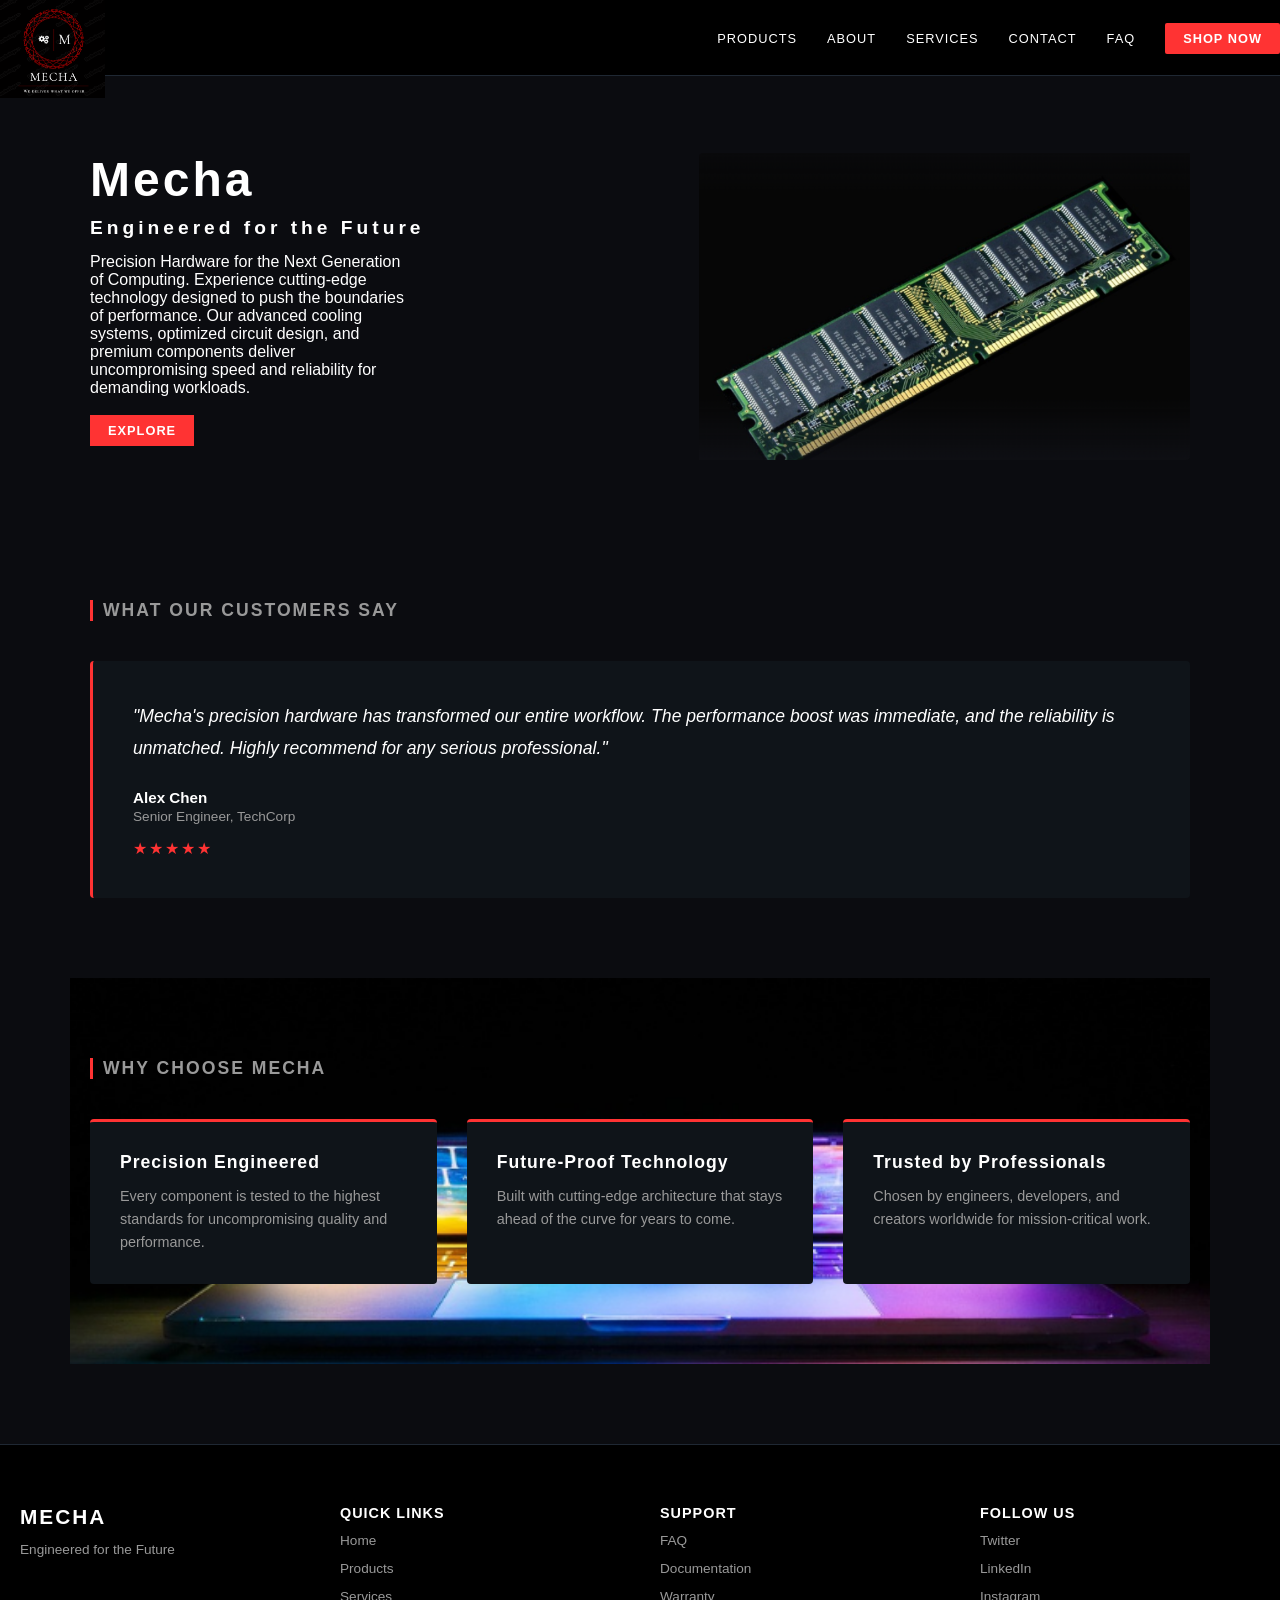
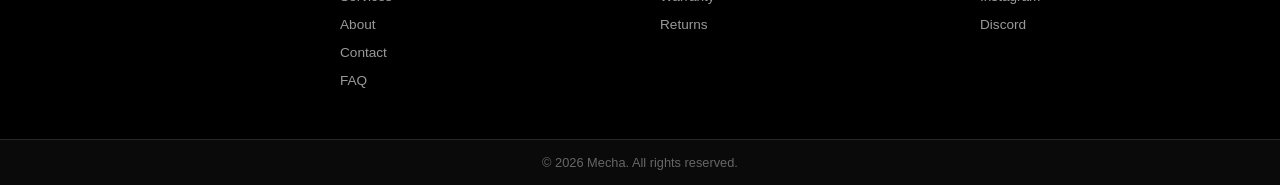
<file: index.html>
<!DOCTYPE html>
<html lang="en">
<head>
    <meta charset="UTF-8">
    <meta name="viewport" content="width=device-width, initial-scale=1.0">
    <title>Mecha</title>
    <link rel="stylesheet" href="./index.css">
</head>
<body>
    <header>
        <div class="container navbar">
            <figure class="logo">
                <img src="./images/logo.png" alt="Logo">
            </figure>
            <nav class="links">
                <ul>
                    <li><a href="./product.html">Products</a></li>
                    <li><a href="./about us.html">About</a></li>
                    <li><a href="./services.html">Services</a></li>                                                                                                                                                                                   
                    <li><a href="./contactus.html">Contact</a></li>
                    <li><a href="./FAQ.html">FAQ</a></li>
                    <li><a href="#">Shop Now</a></li>
                </ul>
            </nav>
        </div>
    </header>
    <main>
        <section class="definition">
            <div class="definition-content">
            <h1 class="definition-title">Mecha</h1>
            <h2 class="definition-subtitle">Engineered for the Future</h2>
            <p class="text">Precision Hardware for the Next Generation of Computing. Experience cutting-edge technology designed to push the boundaries of performance. Our advanced cooling systems, optimized circuit design, and premium components deliver uncompromising speed and reliability for demanding workloads.</p>
            <a href="#" class="btn-accent">Explore</a>
            </div>
            <figure class="definition-image">
                <img src="./images/hero.png" alt="motherboard-image">
            </figure>
        </section>

<section class="testimonial">
    <div class="container">
        <h3 class="section-title">What Our Customers Say</h3>
        <div class="testimonial-card">
            <p class="testimonial-text">"Mecha's precision hardware has transformed our entire workflow. The performance boost was immediate, and the reliability is unmatched. Highly recommend for any serious professional."</p>
            <div class="testimonial-author">
                <p class="author-name">Alex Chen</p>
                <p class="author-role">Senior Engineer, TechCorp</p>
            </div>
            <div class="testimonial-rating">★★★★★</div>
        </div>
    </div>
</section>

<section class="why-mecha">
    <div class="container">
        <h3 class="section-title">Why Choose Mecha</h3>
        <div class="why-grid">
            <article class="why-card">
                <h4>Precision Engineered</h4>
                <p>Every component is tested to the highest standards for uncompromising quality and performance.</p>
            </article>
            <article class="why-card">
                <h4>Future-Proof Technology</h4>
                <p>Built with cutting-edge architecture that stays ahead of the curve for years to come.</p>
            </article>
            <article class="why-card">
                <h4>Trusted by Professionals</h4>
                <p>Chosen by engineers, developers, and creators worldwide for mission-critical work.</p>
            </article>
        </div>
    </div>
</section>
    </main>
    <footer class="footer">
    <div class="container footer-content">
        <section class="footer-section">
            <h3>MECHA</h3>
            <p>Engineered for the Future</p>
        </section>
        <section class="footer-section">
            <h4>Quick Links</h4>
            <ul>
                <li><a href="./index.html">Home</a></li>
                <li><a href="./product.html">Products</a></li>
                <li><a href="./services.html">Services</a></li>
                <li><a href="./about us.html">About</a></li>
                <li><a href="./contactus.html">Contact</a></li>
                <li><a href="./FAQ.html">FAQ</a></li>
            </ul>
        </section>
        <section class="footer-section">
            <h4>Support</h4>
            <ul>
                <li><a href="./FAQ.html">FAQ</a></li>
                <li><a href="#">Documentation</a></li>
                <li><a href="#">Warranty</a></li>
                <li><a href="#">Returns</a></li>
            </ul>
        </section>
        <section class="footer-section">
            <h4>Follow Us</h4>
            <ul>
                <li><a href="#">Twitter</a></li>
                <li><a href="#">LinkedIn</a></li>
                <li><a href="#">Instagram</a></li>
                <li><a href="#">Discord</a></li>
            </ul>
        </section>
    </div>
    <p class="footer-bottom">&copy; 2026 Mecha. All rights reserved.</p>
</footer>
</body>
</html>
</file>
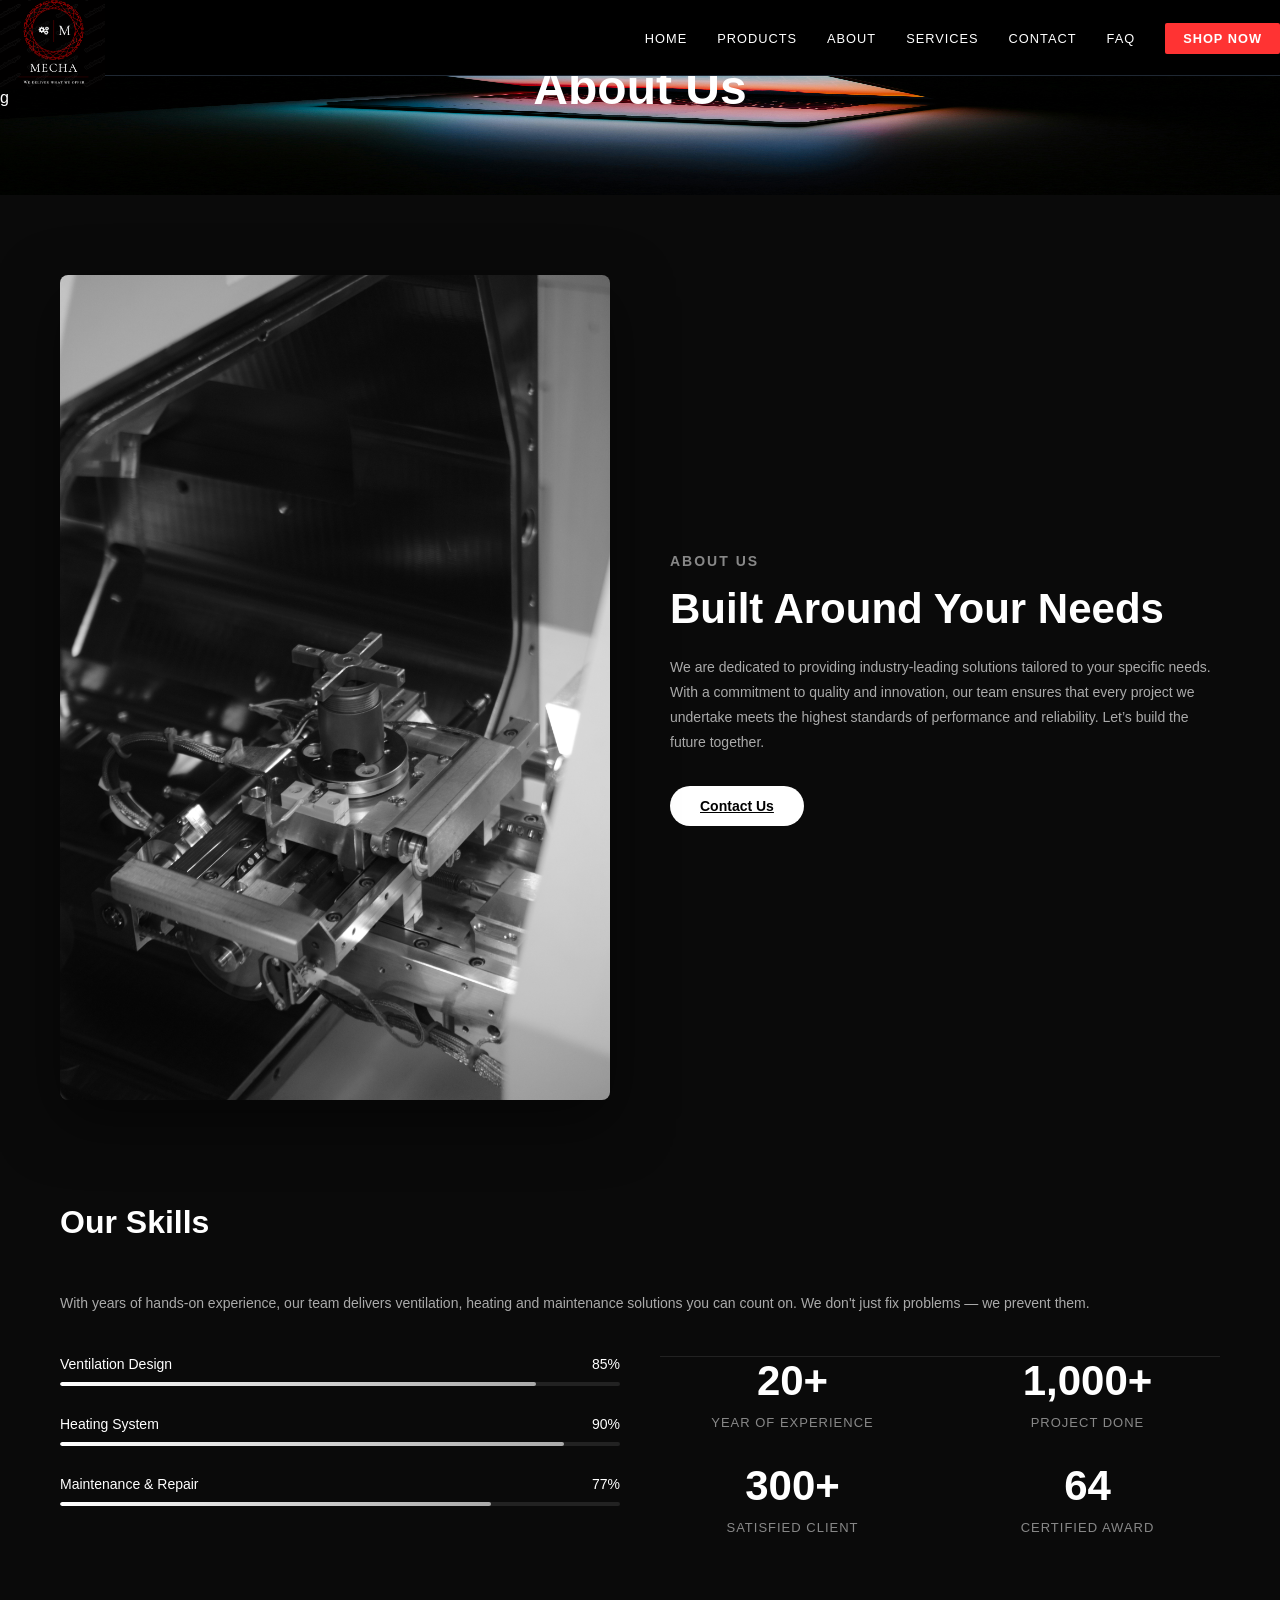
<file: about us.html>
<!DOCTYPE html>
<html lang="en">
<head>
    <meta charset="UTF-8">
    <meta name="viewport" content="width=device-width, initial-scale=1.0">
    <title>About Us</title>
    <link rel="stylesheet" href="./about us.css">
</head>
<body>
    <!-- Header Section -->
        <header>
        <div class="container navbar">
            <figure class="logo">
                <img src="./images/logo.png" alt="Logo">g
            </figure>
            <nav class="links">
                <ul>
                    <li><a href="./index.html">Home</a></li>
                    <li><a href="./product.html">Products</a></li>
                    <li><a href="./about us.html">About</a></li>
                    <li><a href="./services.html">Services</a></li>                                                                                                                                                                                   
                    <li><a href="./contactus.html">Contact</a></li>
                    <li><a href="./FAQ.html">FAQ</a></li>
                    <li><a href="#">Shop Now</a></li>
                </ul>
            </nav>
        </div>
    </header>
    <div class="header">
        <div class="header-content">
            <h1>About Us</h1>
        </div>
    </div>

    <!-- Main Container -->
    <div class="main-container">
        <!-- About Section -->
        <div class="about-section">
            <div class="about-image">
                <img src="./img/thorium-APO0TCVHBv0-unsplash.jpg" alt="About Us">
            </div>
            <div class="about-content">
                <h3>About Us</h3>
                <h2>Built Around Your Needs</h2>
                <p>We are dedicated to providing industry-leading solutions tailored to your specific needs. With a commitment to quality and innovation, our team ensures that every project we undertake meets the highest standards of performance and reliability. Let’s build the future together.</p>
                <a href="./contactus.html" class="contact-btn">Contact Us</a>
                
            </div>
        </div>

        <!-- Skills Section -->
        <div class="skills-section">
            <h2>Our Skills</h2>
            <p style="color: #aaa; margin-bottom: 40px; font-size: 14px; line-height: 1.8;">With years of hands-on experience, our team delivers ventilation, heating and maintenance solutions you can count on. We don't just fix problems — we prevent them.</p>

            <div class="skills-grid">
                <div>
                    <div class="skill-item">
                        <div class="skill-name">
                            <span>Ventilation Design</span>
                            <span>85%</span>
                        </div>
                        <div class="skill-bar">
                            <div class="skill-progress" style="width: 85%;"></div>
                        </div>
                    </div>

                    <div class="skill-item">
                        <div class="skill-name">
                            <span>Heating System</span>
                            <span>90%</span>
                        </div>
                        <div class="skill-bar">
                            <div class="skill-progress" style="width: 90%;"></div>
                        </div>
                    </div>

                    <div class="skill-item">
                        <div class="skill-name">
                            <span>Maintenance & Repair</span>
                            <span>77%</span>
                        </div>
                        <div class="skill-bar">
                            <div class="skill-progress" style="width: 77%;"></div>
                        </div>
                    </div>
                </div>

                <div class="stats-section">
                    <div class="stat-item">
                        <div class="stat-number">20+</div>
                        <div class="stat-label">Year Of Experience</div>
                    </div>
                    <div class="stat-item">
                        <div class="stat-number">1,000+</div>
                        <div class="stat-label">Project Done</div>
                    </div>
                    <div class="stat-item">
                        <div class="stat-number">300+</div>
                        <div class="stat-label">Satisfied Client</div>
                    </div>
                    <div class="stat-item">
                        <div class="stat-number">64</div>
                        <div class="stat-label">Certified Award</div>
                    </div>
                </div>
            </div>
        </div>
    </div>
</body>
</html>
</file>
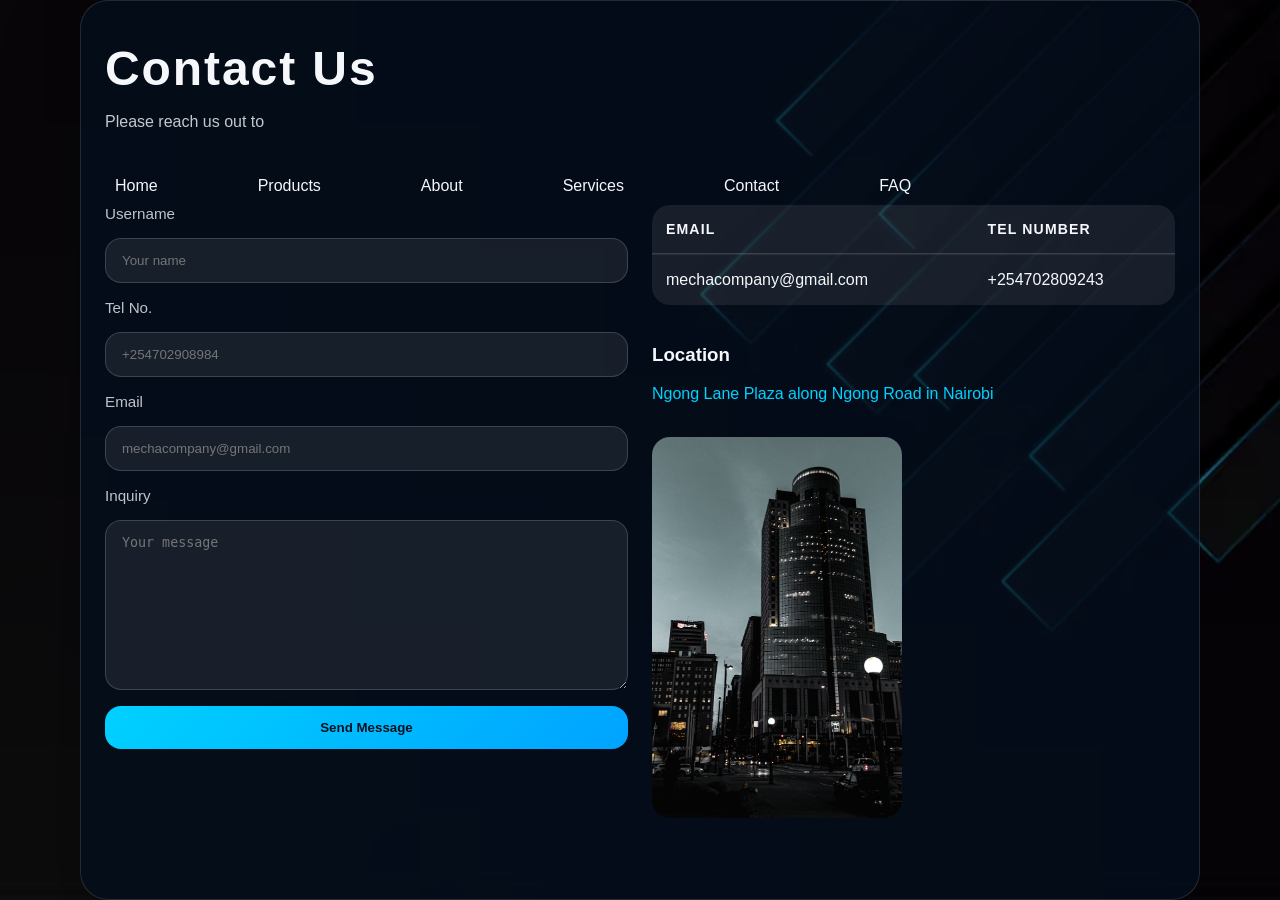
<file: contactus.html>
<!DOCTYPE html>
<html lang="en">
<head>
    <meta charset="UTF-8">
    <meta name="viewport" content="width=device-width, initial-scale=1.0">
    <title>Contact Us | Mecha Company</title>
    <link rel="stylesheet" href="./contact.css">
</head>
<body>


    <section class="contact-us">

        <div class="description">
            <h3 class="title">Contact Us</h3>
            <p class="summary">Please reach us out to</p>
        </div>
        <nav class="navbar">
            <ul>
                 <li><a href="./index.html">Home</a></li>
                 <li><a href="./product.html">Products</a></li>
                 <li><a href="./about us.html">About</a></li>
                 <li><a href="./services.html">Services</a></li>
                 <li><a href="./contactus.html">Contact</a></li>
                 <li><a href="./FAQ.html">FAQ</a></li>

        
            </ul>
        
        </nav>

        <div class="container">
            <div class="column1">
                <form enctype="multipart/form-data" action="index.php" method="POST">
                    <label for="username">Username</label>
                    <input id="username" type="text" name="username" placeholder="Your name">

                    <label for="tel">Tel No.</label>
                    <input id="tel" type="tel" name="tel" placeholder="+254702908984">

                    <label for="email">Email</label>
                    <input id="email" type="email" name="email" placeholder="mechacompany@gmail.com">

                    <label for="quiz">Inquiry</label>
                    <textarea id="quiz" name="quiz" placeholder="Your message"></textarea>

                    <button type="submit">Send Message</button>
                </form>
            </div>
            <div class="column2">
                <table>
                    <thead>
                        <tr>
                            <th>Email</th>
                            <th>Tel Number</th>
                        </tr>
                    </thead>
                    <tbody>
                        <tr>
                            <td>mechacompany@gmail.com</td>
                            <td>+254702809243</td>
                        </tr>
                    </tbody>
                </table>
                <h3>Location</h3>
                <a href="https://maps.app.goo.gl/3KRmJTUFkFpPvKPM7" target="_blank">Ngong Lane Plaza along Ngong Road in Nairobi</a><br>
                <img src="./images/ngong.png" width="250" alt="Ngong Lane Plaza map">

            </div>
        </div>

      
    </section>
    
</body>
</html>
</file>
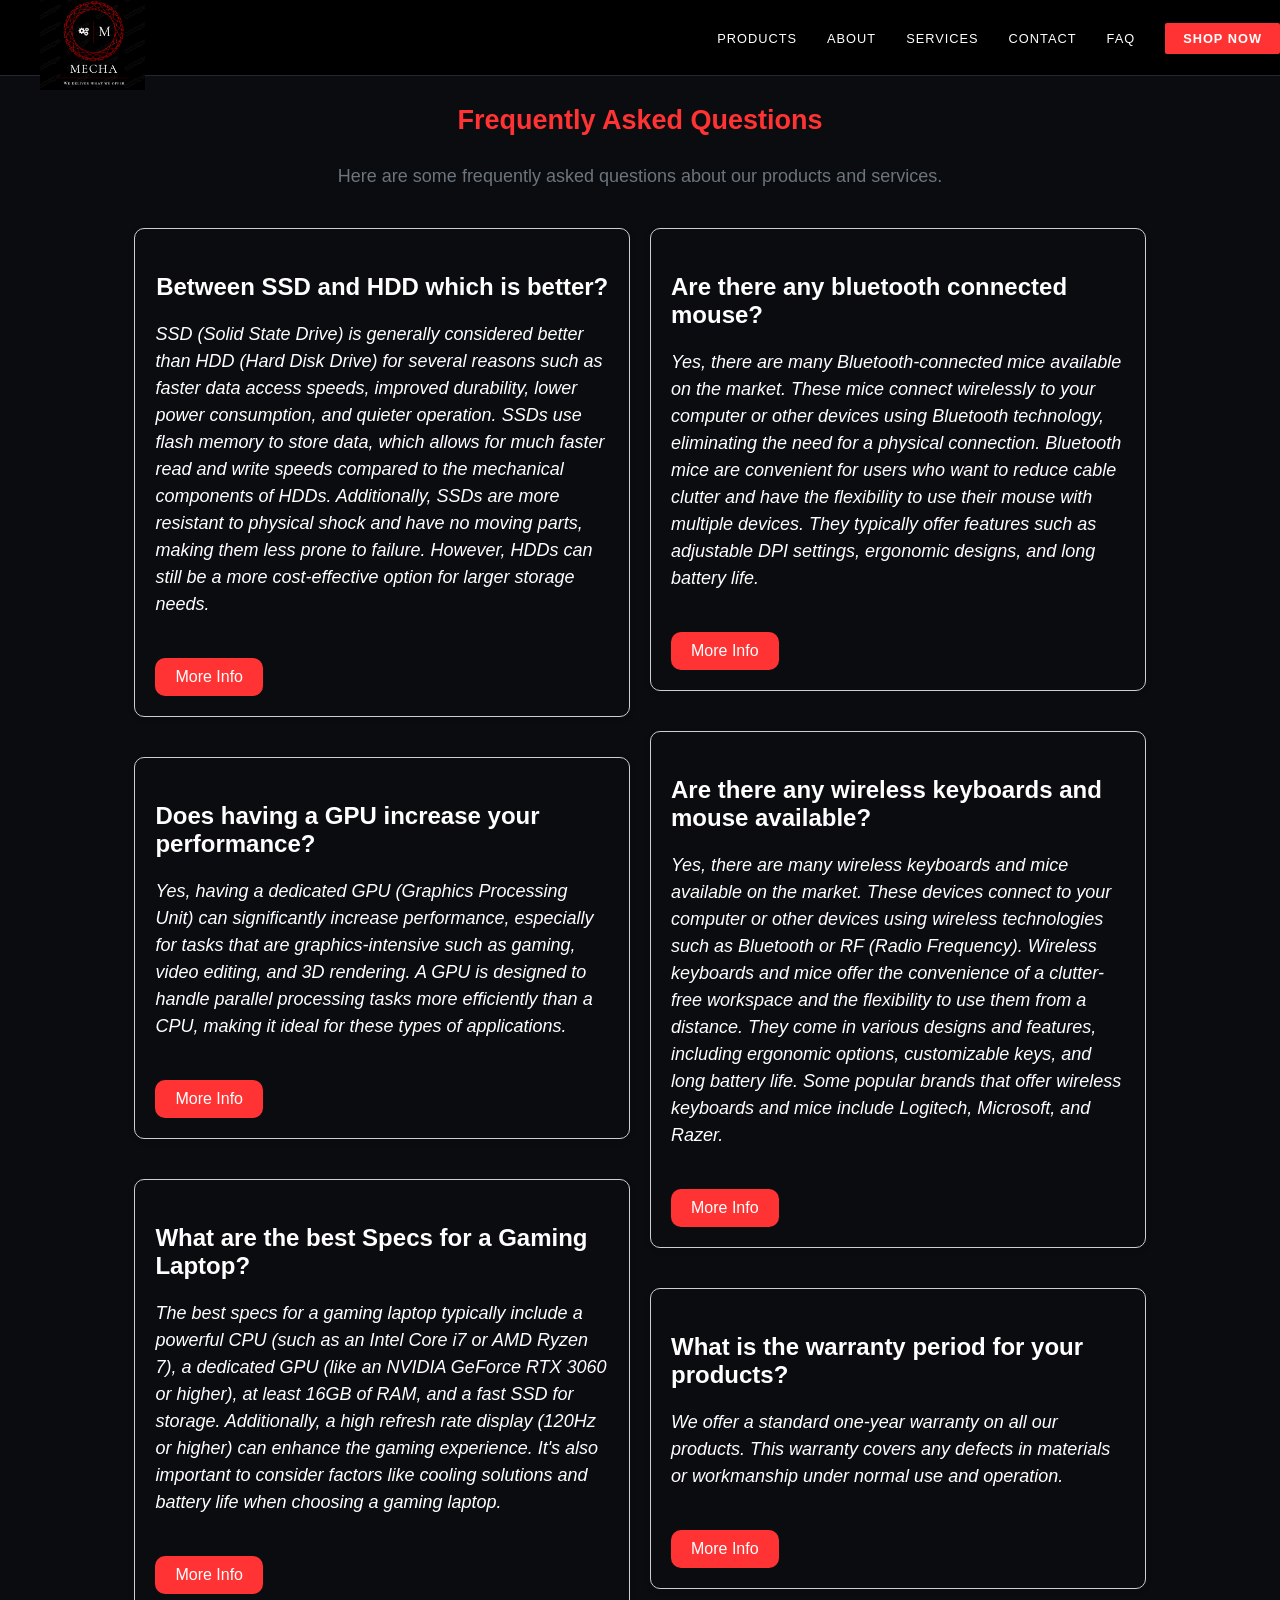
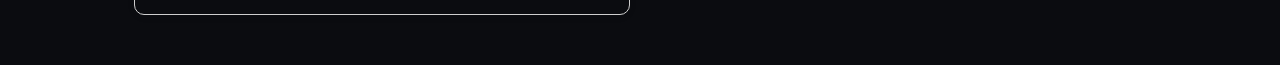
<file: FAQ.html>
<!DOCTYPE html>
<html lang="en">
<head>
    <meta charset="UTF-8">
    <meta name="viewport" content="width=device-width, initial-scale=1.0">
    <title>FAQ</title>
    <link rel="stylesheet" href="FAQ.css">
</head>
<body>

      <header>
        <div class="container navbar">
            <figure class="logo">
                <img src="./images/logo.png" alt="Logo">
            </figure>
            <nav class="links">
                <ul>
                    <li><a href="./product.html">Products</a></li>
                    <li><a href="./about us.html">About</a></li>
                    <li><a href="./services.html">Services</a></li>                                                                                                                                                                                   
                    <li><a href="./contactus.html">Contact</a></li>
                    <li><a href="./FAQ.html">FAQ</a></li>
                    <li><a href="#">Shop Now</a></li>
                </ul>
            </nav>
        </div>
    </header>

    <section class="faq">

        <div class="description">
            <h2 class="title">Frequently Asked Questions</h2>
            <p class="summary">Here are some frequently asked questions about our products and services.</p>
        </div>

        <div class="faq1-container">
             <div class="faq1-column1">
                <div class="faq1">
                    <h3 class="question">Between SSD and HDD which is better?</h3>
                    <p class="answer">SSD (Solid State Drive) is generally considered better than HDD (Hard Disk Drive) for several reasons such as faster data access speeds, improved durability, lower power consumption, and quieter operation. SSDs use flash memory to store data, which allows for much faster read and write speeds compared to the mechanical components of HDDs. Additionally, SSDs are more resistant to physical shock and have no moving parts, making them less prone to failure. However, HDDs can still be a more cost-effective option for larger storage needs.
                    </p>
                    <a href="#" class="btn">More Info</a>
                </div>

                <div class="faq1">
                    <h3 class="question">Does having a GPU increase your performance?</h3>
                    <p class="answer">Yes, having a dedicated GPU (Graphics Processing Unit) can significantly increase performance, especially for tasks that are graphics-intensive such as gaming, video editing, and 3D rendering. A GPU is designed to handle parallel processing tasks more efficiently than a CPU, making it ideal for these types of applications.
                    </p>
                    <a href="#" class="btn">More Info</a>
                </div>

                <div class="faq1">
                    <h3 class="question">What are the best Specs for a Gaming Laptop?</h3>
                    <p class="answer">The best specs for a gaming laptop typically include a powerful CPU (such as an Intel Core i7 or AMD Ryzen 7), a dedicated GPU (like an NVIDIA GeForce RTX 3060 or higher), at least 16GB of RAM, and a fast SSD for storage. Additionally, a high refresh rate display (120Hz or higher) can enhance the gaming experience. It's also important to consider factors like cooling solutions and battery life when choosing a gaming laptop.
                    </p>
                    <a href="#" class="btn">More Info</a>
                </div>
            </div>


            <div class="faq1-column2">
                <div class="faq1">
                    <h3 class="question">Are there any bluetooth connected mouse?</h3>
                    <p class="answer">Yes, there are many Bluetooth-connected mice available on the market. These mice connect wirelessly to your computer or other devices using Bluetooth technology, eliminating the need for a physical connection. Bluetooth mice are convenient for users who want to reduce cable clutter and have the flexibility to use their mouse with multiple devices. They typically offer features such as adjustable DPI settings, ergonomic designs, and long battery life.
                    </p>
                    <a href="#" class="btn">More Info</a>
                </div>

                <div class="faq1">
                    <h3 class="question">Are there any wireless keyboards and mouse available?</h3>
                    <p class="answer">Yes, there are many wireless keyboards and mice available on the market. These devices connect to your computer or other devices using wireless technologies such as Bluetooth or RF (Radio Frequency). Wireless keyboards and mice offer the convenience of a clutter-free workspace and the flexibility to use them from a distance. They come in various designs and features, including ergonomic options, customizable keys, and long battery life. Some popular brands that offer wireless keyboards and mice include Logitech, Microsoft, and Razer.
                    </p>
                    <a href="#" class="btn">More Info</a>
                </div>

                <div class="faq1">
                    <h3 class="question">What is the warranty period for your products?</h3>
                    <p class="answer">We offer a standard one-year warranty on all our products. This warranty covers any defects in materials or workmanship under normal use and operation.
                    </p>
                    <a href="#" class="btn">More Info</a>
                </div>
            </div>
        </div>
       

    </section>
</body>
</html>
</file>
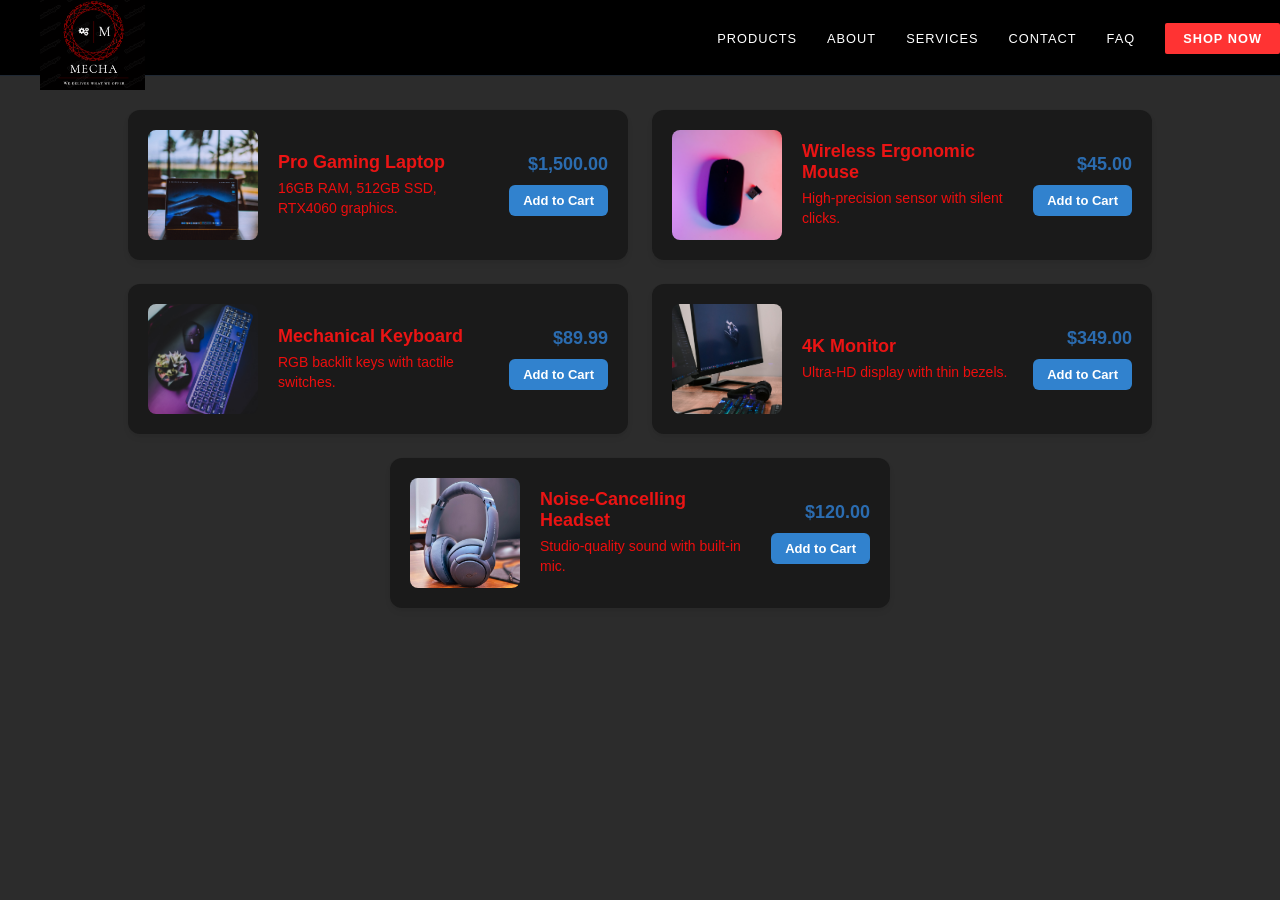
<file: product.html>
<!DOCTYPE html>
<html lang="en">
<head>
    <meta charset="UTF-8">
    <meta name="viewport" content="width=device-width, initial-scale=1.0">
    <title>Our Premium Products</title>
    <link rel="stylesheet" href="FAQ.css">
    <link rel="stylesheet" href="product.css">
</head>
<body>

    <header>
        <div class="container navbar">
            <figure class="logo">
                <img src="./images/logo.png" alt="Logo">
            </figure>
            <nav class="links">
                <ul>
                    <li><a href="./product.html">Products</a></li>
                    <li><a href="./about us.html">About</a></li>
                    <li><a href="./services.html">Services</a></li>                                                                                                                                                                                   
                    <li><a href="./contactus.html">Contact</a></li>
                    <li><a href="./FAQ.html">FAQ</a></li>
                    <li><a href="#">Shop Now</a></li>
                </ul>
            </nav>
        </div>
    </header>

    <main class="product-list">
        <article class="product-item">
            <img src="./imgs/laptop.jpg" class="product-image" alt="Pro Gaming Laptop">
            <div class="product-details">
                <h2>Pro Gaming Laptop</h2>
                <p>16GB RAM, 512GB SSD, RTX4060 graphics.</p>
            </div>
            <div class="product-price">
                <span class="price">$1,500.00</span>
                <button>Add to Cart</button>
            </div>
        </article>

        <article class="product-item">
            <img src="./imgs/mouse.jpg" class="product-image" alt="Wireless Ergonomic Mouse">
            <div class="product-details">
                <h2>Wireless Ergonomic Mouse</h2>
                <p>High-precision sensor with silent clicks.</p>
            </div>
            <div class="product-price">
                <span class="price">$45.00</span>
                <button>Add to Cart</button>
            </div>
        </article>

        <article class="product-item">
            <img src="./imgs/Keyboard.jpg" class="product-image" alt="Mechanical Keyboard">
            <div class="product-details">
                <h2>Mechanical Keyboard</h2>
                <p>RGB backlit keys with tactile switches.</p>
            </div>
            <div class="product-price">
                <span class="price">$89.99</span>
                <button>Add to Cart</button>
            </div>
        </article>

        <article class="product-item">
            <img src="./imgs/Monitor.jpg" class="product-image" alt="4K Monitor">
            <div class="product-details">
                <h2>4K Monitor</h2>
                <p>Ultra-HD display with thin bezels.</p>
            </div>
            <div class="product-price">
                <span class="price">$349.00</span>
                <button>Add to Cart</button>
            </div>
        </article>

        <article class="product-item">
            <img src="./imgs/headset.jpg" class="product-image" alt="Noise-Cancelling Headset">
            <div class="product-details">
                <h2>Noise-Cancelling Headset</h2>
                <p>Studio-quality sound with built-in mic.</p>
            </div>
            <div class="product-price">
                <span class="price">$120.00</span>
                <button>Add to Cart</button>
            </div>
        </article>
    </main>

</body>
</html>
</file>
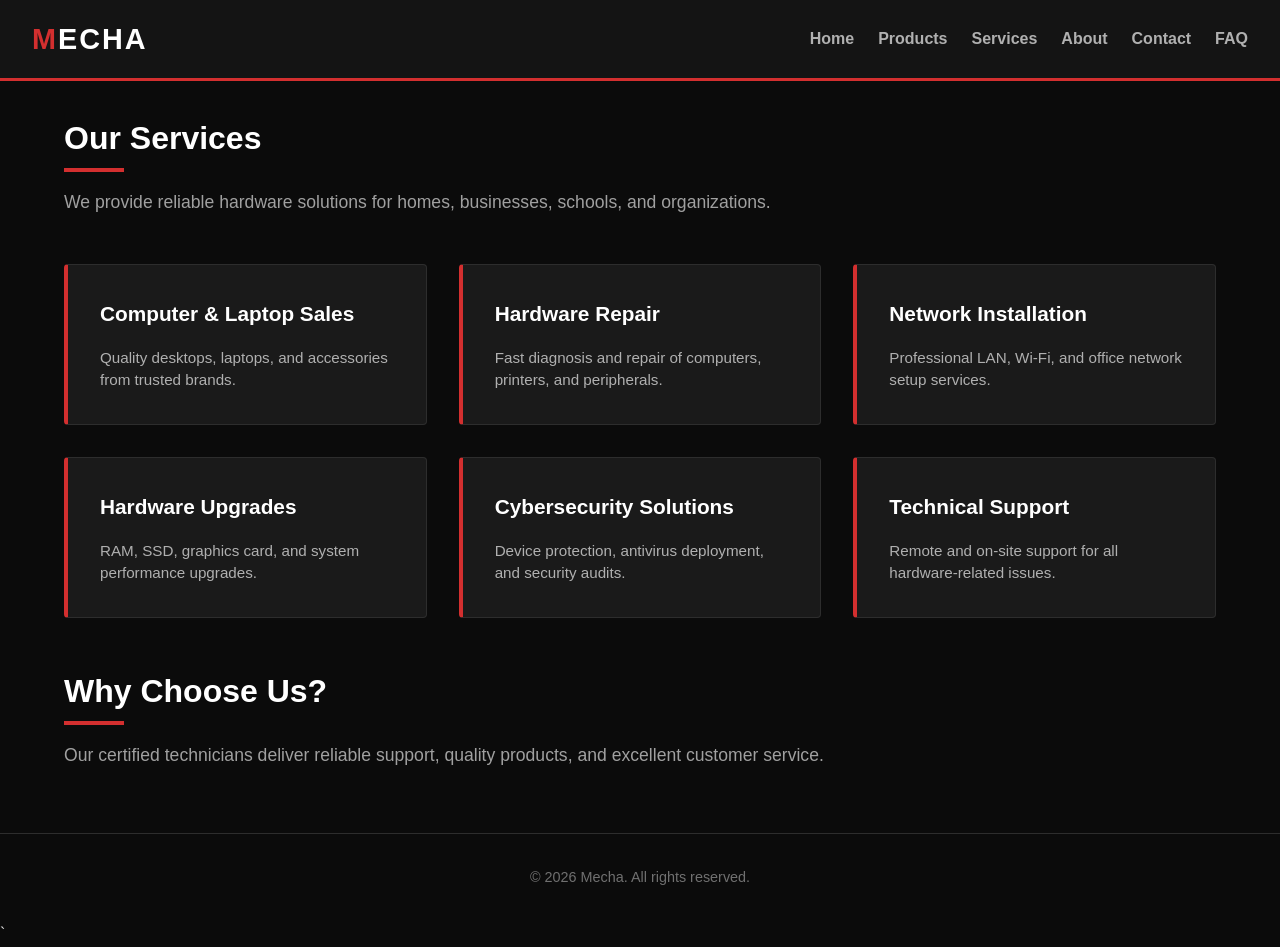
<file: services.html>
<!DOCTYPE html>
<html lang="en">
<head>
    <meta charset="UTF-8">
    <meta name="viewport" content="width=device-width, initial-scale=1.0">
    <title>Services | Mecha</title>
    <link rel="stylesheet" href="services.css">
</head>
<body>

<header>
    <h1>Mecha</h1>

    <nav> <!-- Navigation menu -->
        <ul>
            <li><a href="./index.html">Home</a></li>
            <li><a href="./product.html">Products</a></li>
            <li><a href="./services.html">Services</a></li>
            <li><a href="./about us.html">About</a></li>
            <li><a href="./contactus.html">Contact</a></li>
            <li><a href="./FAQ.html">FAQ</a></li>
        </ul>
    </nav>
</header>

<main> <!-- Main content area -->
    <section> <!-- Services section -->
        <h2>Our Services</h2>
        <p>
            We provide reliable hardware solutions for homes,
            businesses, schools, and organizations.
        </p>
    </section>

    <section class="services-container">        
        <article> <!-- Individual service contents -->
            <h3>Computer & Laptop Sales</h3>
            <p>Quality desktops, laptops, and accessories from trusted brands.</p>
        </article>

        <article>
            <h3>Hardware Repair</h3>
            <p>Fast diagnosis and repair of computers, printers, and peripherals.</p>
        </article>

        <article>
            <h3>Network Installation</h3>
            <p>Professional LAN, Wi-Fi, and office network setup services.</p>
        </article>

        <article>
            <h3>Hardware Upgrades</h3>
            <p>RAM, SSD, graphics card, and system performance upgrades.</p>
        </article>

        <article>
            <h3>Cybersecurity Solutions</h3>
            <p>Device protection, antivirus deployment, and security audits.</p>
        </article>

        <article>
            <h3>Technical Support</h3>
            <p>Remote and on-site support for all hardware-related issues.</p>
        </article>
    </section>

    <section>
        <h2>Why Choose Us?</h2>
        <p>
            Our certified technicians deliver reliable support,
            quality products, and excellent customer service.
        </p>
    </section>
</main>

<footer>
    <p>&copy; 2026 Mecha. All rights reserved.</p>
</footer>

</body>
</html>`
</file>
<file: index.css>
*{
    padding: 0;
    margin: 0;
    box-sizing: border-box;
}

body {
    background-color: #0b0c10;
    color: #ffffff;
    font-family: 'Poppins', sans-serif;
    padding-top: 80px;
}

header {
    width: 100%;
    background-color: #000000;
    position: fixed;
    top: 0;
    left: 0;
    z-index: 1000;
    border-bottom: 1px solid #1f2833;
}

.navbar {
    height: 75px;
    display: flex;
    justify-content: space-between;
    align-items: center;
}

.logo {
    margin-top: 20px;
}

.logo img {
    height: 100px;
    display: block;
}

.links ul {
    list-style: none;
    display: flex;
    align-items: center;
    gap: 30px;
}

.links a {
    color: #ffffff;
    font-size: 0.8rem;
    letter-spacing: 1px;
    text-transform: uppercase;
    font-weight: 500;
    text-decoration: none;
    transition: all 0.3s ease;
}

.links a:hover {
    color: #ff3333;
}

.links li:last-child a {
    background-color: #ff3333;
    color: #fff;
    padding: 8px 18px;
    font-weight: 600;
    border-radius: 2px;
}

.links li:last-child a:hover {
    background-color: #cc0000;
    color: #fff;
}

.definition {
    display: flex;
    align-items: center;
    justify-content: space-between;
    gap: 30px;
    padding: 60px 20px;
    max-width: 1140px;
    margin: 0 auto;
    flex-wrap: wrap;
}

.definition-content {
    flex: 1;
    min-width: 320px;
    display: flex;
    flex-direction: column;
}

.definition-title {
    font-size: 3rem;
    font-weight: 700;
    letter-spacing: 3px;
    line-height: 1.1;
}

.definition-subtitle {
    font-size: 1.2rem;
    font-weight: 600;
    letter-spacing: 4px;
    margin-top: 10px;
    color: #fff;
}

.definition-content .text {
    color: #fff;
    font-size: 1.0rem;
    margin-top: 14px;
    max-width: 320px;
}

.definition-content .btn-accent {
    align-self: flex-start;
    background-color: #ff3333;
    color: #fff;
    padding: 8px 18px;
    font-weight: 600;
    text-transform: uppercase;
    font-size: 0.8rem;
    letter-spacing: 1px;
    text-decoration: none;
    margin-top: 18px;
}

.definition-content .btn-accent:hover {
    background-color: #cc0000;
}

.definition-image {
    flex: 1;
    min-width: 320px;
    max-width: 500px;
    border-radius: 4px;
    overflow: hidden;
}

.definition-image img {
    width: 100%;
    height: 320px;
    object-fit: cover;
    display: block;
}

.testimonial {
    padding: 80px 20px;
    max-width: 1140px;
    margin: 0 auto;
}

.section-title {
    font-size: 1.1rem;
    letter-spacing: 2px;
    color: #999;
    text-transform: uppercase;
    margin-bottom: 40px;
    border-left: 3px solid #ff3333;
    padding-left: 10px;
}

.testimonial-card {
    background-color: #0f1419;
    padding: 40px;
    border-left: 3px solid #ff3333;
    border-radius: 4px;
}

.testimonial-text {
    font-size: 1.1rem;
    line-height: 1.8;
    color: #ffffff;
    margin-bottom: 25px;
    font-style: italic;
}

.testimonial-author {
    margin-bottom: 15px;
}

.author-name {
    font-weight: 600;
    color: #ffffff;
    font-size: 0.95rem;
}

.author-role {
    color: #999;
    font-size: 0.85rem;
    margin-top: 3px;
}

.testimonial-rating {
    color: #ff3333;
    font-size: 1rem;
    letter-spacing: 2px;
}

.why-mecha {
    padding: 80px 20px;
    max-width: 1140px;
    margin: 0 auto;
    background-image: url('./images/mecha.png');
    background-size: cover;
    background-position: center;
    background-attachment: relative;
    background-repeat: no-repeat;
}

.why-grid {
    display: flex;
    justify-content: space-between;
    gap: 30px;
    flex-wrap: wrap;
}

.why-card {
    flex: 1 1 300px;
    background-color: #0f1419;
    padding: 30px;
    border-top: 3px solid #ff3333;
    border-radius: 4px;
}

.why-card h4 {
    font-size: 1.1rem;
    font-weight: 600;
    color: #ffffff;
    margin-bottom: 12px;
    letter-spacing: 1px;
}

.why-card p {
    color: #999;
    font-size: 0.9rem;
    line-height: 1.6;
}

footer {
    background-color: #000000;
    border-top: 1px solid #1f2833;
    margin-top: 80px;
}

.footer-content {
    display: flex;
    justify-content: space-between;
    gap: 40px;
    padding: 60px 20px 40px;
    flex-wrap: wrap;
}

.footer-section {
    flex: 1 1 200px;
}

.footer-section h3 {
    font-size: 1.3rem;
    font-weight: 700;
    letter-spacing: 2px;
    margin-bottom: 10px;
}

.footer-section h4 {
    font-size: 0.9rem;
    font-weight: 600;
    letter-spacing: 1px;
    text-transform: uppercase;
    margin-bottom: 10px;
    color: #fff;
}

.footer-section p {
    color: #999;
    font-size: 0.85rem;
    line-height: 1.6;
}

.footer-section ul {
    list-style: none;
}

.footer-section ul li {
    margin-bottom: 10px;
}

.footer-section a {
    color: #999;
    font-size: 0.85rem;
    text-decoration: none;
    transition: all 0.3s ease;
}

.footer-section a:hover {
    color: #ff3333;
}

.footer-bottom {
    background-color: #0a0a0a;
    padding: 15px;
    text-align: center;
    color: #666;
    font-size: 0.8rem;
    border-top: 1px solid #1f2833;
}
</file>
<file: about us.css>
* {
            margin: 0;
            padding: 0;
            box-sizing: border-box;
        }

        body {
            font-family: 'Segoe UI', Tahoma, Geneva, Verdana, sans-serif;
            background-color: #0a0a0a;
            color: #fff;
        }

        header {
    width: 100%;
    background-color: #000000;
    position: fixed;
    top: 0;
    left: 0;
    z-index: 1000;
    border-bottom: 1px solid #1f2833;
}

.navbar {
    height: 75px;
    display: flex;
    justify-content: space-between;
    align-items: center;
}

.logo {
    margin-top: 20px;
}

.logo img {
    height: 100px;
    display: block;
}

.links ul {
    list-style: none;
    display: flex;
    align-items: center;
    gap: 30px;
}

.links a {
    color: #ffffff;
    font-size: 0.8rem;
    letter-spacing: 1px;
    text-transform: uppercase;
    font-weight: 500;
    text-decoration: none;
    transition: all 0.3s ease;
}

.links a:hover {
    color: #ff3333;
}

.links li:last-child a {
    background-color: #ff3333;
    color: #fff;
    padding: 8px 18px;
    font-weight: 600;
    border-radius: 2px;
}

.links li:last-child a:hover {
    background-color: #cc0000;
    color: #fff;
}

        .header {
            background-image: url("./img/ales-nesetril-Im7lZjxeLhg-unsplash.jpg");
            background-repeat: no-repeat;
            background-size: 100% 100%;
            padding: 60px 20px;
            text-align: center;
            position: relative;
            overflow: hidden;
        }

        .header-content {
            position: relative;
            z-index: 1;
        }

        .header h1 {
            font-size: 48px;
            margin-bottom: 20px;
            font-weight: 700;
        }

        
        .main-container {
            max-width: 1200px;
            margin: 0 auto;
            padding: 80px 20px;
        }

        .about-section {
            display: grid;
            grid-template-columns: 1fr 1fr;
            gap: 60px;
            align-items: center;
            margin-bottom: 100px;
        }

        .about-image {
            position: relative;
        }

        .about-image img {
            width: 100%;
            border-radius: 8px;
            box-shadow: 0 20px 60px rgba(0,0,0,0.5);
        }

        .about-content h3 {
            font-size: 14px;
            color: #888;
            margin-bottom: 15px;
            text-transform: uppercase;
            letter-spacing: 2px;
        }

        .about-content h2 {
            font-size: 42px;
            margin-bottom: 20px;
            line-height: 1.2;
            font-weight: 700;
        }

        .about-content p {
            font-size: 14px;
            line-height: 1.8;
            color: #aaa;
            margin-bottom: 30px;
        }

        .contact-btn {
            background-color: #fff;
            color: #000;
            padding: 12px 30px;
            border: none;
            border-radius: 25px;
            font-size: 14px;
            font-weight: 600;
            cursor: pointer;
            transition: all 0.3s ease;
            display: inline-block;
        }

        .contact-btn:hover {
            background-color: #f0f0f0;
            transform: translateY(-2px);
        }

        .skills-section {
            margin-top: 80px;
        }

        .skills-section h2 {
            font-size: 32px;
            margin-bottom: 50px;
            font-weight: 700;
        }

        .skills-grid {
            display: grid;
            grid-template-columns: 1fr 1fr;
            gap: 40px;
        }

        .skill-item {
            margin-bottom: 30px;
        }

        .skill-name {
            font-size: 14px;
            margin-bottom: 10px;
            display: flex;
            justify-content: space-between;
        }

        .skill-bar {
            background-color: #222;
            height: 4px;
            border-radius: 2px;
            overflow: hidden;
        }

        .skill-progress {
            height: 100%;
            background: linear-gradient(90deg, #fff, #aaa);
            border-radius: 2px;
        }

        .stats-section {
            display: grid;
            grid-template-columns: repeat(2, 1fr);
            gap: 30px;
            border-top: 1px solid #222;
        }

        .stat-item {
            text-align: center;
        }

        .stat-number {
            font-size: 42px;
            font-weight: 700;
            margin-bottom: 10px;
            color: #fff;
        }

        .stat-label {
            font-size: 13px;
            color: #888;
            text-transform: uppercase;
            letter-spacing: 1px;
        }

        @media (max-width: 768px) {
            .about-section {
                grid-template-columns: 1fr;
                gap: 30px;
            }

            .skills-grid {
                grid-template-columns: 1fr;
            }

            .stats-section {
                grid-template-columns: repeat(2, 1fr);
            }

            .header h1 {
                font-size: 36px;
            }

            .about-content h2 {
                font-size: 32px;
            }
        }
</file>
<file: contact.css>
:root {
    --text-color: #f5f7fb;
    --accent: #00d1ff;
    --surface: rgba(5, 15, 30, 0.78);
    --surface-strong: rgba(5, 15, 30, 0.94);
    --border: rgba(255, 255, 255, 0.16);
}

* {
    box-sizing: border-box;
}

body {
    min-height: 100%;
    margin: 0;
    padding: 0;
    background-image: url(./images/theme.png);
    background-size: cover;
    background-position: center;
    background-attachment: fixed;
    font-family: 'Inter', Arial, sans-serif;
    color: var(--text-color);
}

.contact-us {
    min-height: 100vh;
    display: flex;
    flex-direction: column;
    justify-content: flex-start;
    align-items: flex-start;
    padding: 40px 24px;
    width: min(1120px, 100%);
    margin: 0 auto;
    color: var(--text-color);
    background: var(--surface);
    border: 1px solid rgba(255, 255, 255, 0.12);
    border-radius: 28px;
    box-shadow: 0 24px 80px rgba(0, 0, 0, 0.32);
}

.contact-us .description {
    text-align: left;
    margin: 0 0 32px;
}

.description .title {
    font-size: clamp(2rem, 4vw, 3rem);
    margin: 0 0 12px;
    letter-spacing: 0.04em;
}

.description .summary {
    margin: 0;
    color: rgba(245, 247, 251, 0.8);
    line-height: 1.7;
}
ul{
    display: flex;
    gap: 100px;
    list-style: none;
    padding: 0%;
    margin:10px
}
ul li a{
    color: #f5f7fb;
    
}
ul li a:hover{
    color: black;
    background-color: aliceblue;

}
.container {
    display: grid;
    grid-template-columns: repeat(2, minmax(0, 1fr));
    gap: 24px;
    width: 100%;
}

.column1,
.column2 {
    display: flex;
    flex-direction: column;
    width: 100%;
    align-items: stretch;
}

form {
    display: flex;
    flex-direction: column;
    gap: 16px;
}

label {
    font-size: 0.95rem;
    color: rgba(245, 247, 251, 0.78);
}

input,
textarea {
    width: 100%;
    background-color: rgba(255, 255, 255, 0.08);
    border: 1px solid rgba(255, 255, 255, 0.16);
    color: var(--text-color);
    padding: 14px 16px;
    border-radius: 16px;
    outline: none;
    transition: border-color 0.2s ease, background-color 0.2s ease;
}

input:focus,
textarea:focus {
    background-color: rgba(0, 209, 255, 0.12);
    border-color: var(--accent);
}

button {
    width: 100%;
    background: linear-gradient(135deg, var(--accent), #00a3ff);
    border: none;
    color: #06121f;
    font-weight: 700;
    padding: 14px 20px;
    border-radius: 16px;
    cursor: pointer;
    transition: transform 0.18s ease, box-shadow 0.18s ease;
}

button:hover {
    transform: translateY(-1px);
    box-shadow: 0 16px 40px rgba(0, 209, 255, 0.23);
}

button:active {
    transform: translateY(0);
}

textarea {
    min-height: 170px;
    resize: vertical;
}

table {
    width: 100%;
    border-collapse: separate;
    border-spacing: 0;
    border-radius: 18px;
    overflow: hidden;
    background: rgba(255, 255, 255, 0.08);
    margin-bottom: 20px;
}

table th,
table td {
    padding: 16px 14px;
    text-align: left;
    color: var(--text-color);
}

table th {
    text-transform: uppercase;
    font-size: 0.88rem;
    letter-spacing: 0.08em;
    border-bottom: 1px solid rgba(255, 255, 255, 0.14);
}

table td {
    border-top: 1px solid rgba(255, 255, 255, 0.08);
}

a {
    color: var(--accent);
    text-decoration: none;
    transition: color 0.2s ease;
}

a:hover {
    color: #a7f5ff;
}

img {
    max-width: 100%;
    height: auto;
    border-radius: 18px;
    margin-top: 16px;
}

@media (max-width: 860px) {
    .container {
        grid-template-columns: 1fr;
    }
}

@media (max-width: 560px) {
    .contact-us {
        padding: 28px 18px;
        border-radius: 22px;
    }

    table th,
    table td {
        padding: 12px 10px;
    }
}
</file>
<file: FAQ.css>
:root {
    --primary-color: #ff3333;
    --button-color: #ff3333;
    --secondary-color: #6c757d;
    --background-color: #0b0c10;
    --text-color: #ffff;
    --button-text-color: #ffff;
}

body {
    font-family: Arial, sans-serif;
    margin: 0;
    padding: 0;
    box-sizing: border-box;
}

header {
    width: 100%;
    background-color: #000000;
    position: fixed;
    top: 0;
    left: 0;
    z-index: 1000;
    border-bottom: 1px solid #1f2833;
}

.navbar {
    height: 75px;
    display: flex;
    justify-content: space-between;
    align-items: center;
}

.logo {
    margin-top: 20px;
}

.logo img {
    height: 100px;
    display: block;
}

.links ul {
    list-style: none;
    display: flex;
    align-items: center;
    gap: 30px;
}

.links a {
    color: #ffffff;
    font-size: 0.8rem;
    letter-spacing: 1px;
    text-transform: uppercase;
    font-weight: 500;
    text-decoration: none;
    transition: all 0.3s ease;
}

.links a:hover {
    color: #ff3333;
}

.links li:last-child a {
    background-color: #ff3333;
    color: #fff;
    padding: 8px 18px;
    font-weight: 600;
    border-radius: 2px;
}

.links li:last-child a:hover {
    background-color: #cc0000;
    color: #fff;
}

.faq{
    display: flex;
    flex-direction: column;
    align-items: center;
    justify-content: center;
    margin-top: 4.2rem;
    padding: 10px;
    background-color: var(--background-color);
}

.description{
    font-size: 18px;
    line-height: 1.5;
    margin-bottom: 20px;
    text-align: center;
}

.description .title{
    color: var(--primary-color);
    text-decoration: none;
}

.description .summary{
    color: var(--secondary-color);
    text-decoration: none;
}
.faq1-container{
    display: flex;
    flex-direction: row;
    flex-wrap: wrap;
    justify-content: center;
    gap: 20px;
    width: 100%;
}

.faq1-column1,
.faq1-column2{
    display: flex;
    flex-direction: column;
    width: 45%;
}

.faq1-column1{
    align-items: flex-end;
}

.faq1-column2{
    align-items: flex-start;
}

.faq1{
    width: 80%;
    max-width: 800px;
    margin-bottom: 40px;
    border: 1px solid #cecece;
    justify-content: center;
    align-items: center;
    border-radius: 10px;
    padding: 20px;
    background-color: var(--background-color);
    transition: background-color 0.3s ease, transform 0.3s ease, box-shadow 0.3s ease;
    box-shadow: 0 2px 8px rgba(0, 0, 0, 0.05);
}

.faq1:hover{
    background-color: rgba(255, 51, 51, 0.15);
    border: 2px solid #ff3333;
    transform: translateY(-6px);
    box-shadow: 0 12px 24px rgba(0, 0, 0, 0.12);
    z-index: 1;
}

.faq1 .question{
    font-size: 24px;
    font-weight: bold;
    margin-bottom: 20px;
    display: flex;
    align-items: center;
    justify-content: center;
    color: var(--text-color);
}

.faq1 .answer{
    font-size: 18px;
    line-height: 1.5;
    margin-bottom: 40px;
    color: var(--text-color);
    font-style: italic;
}

.faq .btn{
    background-color: var(--button-color);
    color: var(--button-text-color);
    padding: 10px 20px;
    border: none;
    border-radius: 10px;
    cursor: pointer;
    display: inline-flex;
    align-items: center;
    justify-content: center;
    text-decoration: none;
}

.faq .btn:hover{
    background-color: #cc0000;
}
</file>
<file: product.css>
/* --- Base Styles --- */
body {
    background-color: #0d0d0dde;
    font-family: 'Segoe UI', Arial, sans-serif;
    margin: 0;
    padding: 60px 40px;
    color:#ffffff
}

header {
    margin-bottom: 40px;
}

h1 {
    color: #ee1414;
    text-align: center;
    margin: 0;
    font-size: 2.5rem;
}

p {
    color: #ed0e0e;
    font-size: 14px;
    line-height: 1.4;
    margin: 6px 0 0 0;
}

/* --- Layout Grid --- */
.product-list {
    display: flex;
    flex-wrap: wrap;
    gap: 24px;
    max-width: 1100px;
    margin: 50px auto;
    justify-content: center;

}

/* --- Product Card Component --- */
.product-item {
    display: flex;
    align-items: center;
    background-color: #1a1a1a;
    padding: 20px;
    border-radius: 12px;
    width: 100%;
    max-width: 500px;
    border: : 1px solid #333333;
    box-sizing: border-box;
    box-shadow: 0 4px 6px rgba(0, 0, 0, 0.05), 0 1px 3px rgba(0, 0, 0, 0.03);
    transition: transform 0.2s ease, box-shadow 0.2s ease;
}

.product-item:hover {
    transform: translateY(-2px);
    box-shadow: 0 10px 15px rgba(0, 0, 0, 0.08);
}

/* --- Image Styling --- */
.product-image {
    width: 110px;       
    height: 110px;    
    object-fit: cover;  
    border-radius: 8px; 
    margin-right: 20px; 
    flex-shrink: 0;
    background-color: #eaeaea; /* fallback placeholder background */
}

/* --- Details Context --- */
.product-details {
    flex-grow: 1;
    padding-right: 15px;
}

.product-details h2 {
    font-size: 18px;
    color: #ea1414;
    margin: 0;
}

/* --- Price and Action Callouts --- */
.product-price {
    text-align: right;
    min-width: 100px;
    display: flex;
    flex-direction: column;
    justify-content: center;
    align-items: flex-end;
    gap: 10px;
    flex-shrink: 0;
    color:#ff3333
}

.price {
    font-size: 18px;
    font-weight: bold;
    color: #2b6cb0;
}

/* --- Interactive Button --- */
button {
    background-color: #3182ce;
    color: white;
    border: none;
    padding: 8px 14px;
    font-size: 13px;
    font-weight: 600;
    border-radius: 6px;
    cursor: pointer;
    transition: background-color 0.2s ease;
}

button:hover {
    background-color: #2b6cb0;
}

button:active {
    background-color: #2c5282;
}
.links ul {
    list-style: none;
    display: flex;
    align-items: center;
    gap: 30px;
}

.links a {
    color: #ffffff;
    font-size: 0.8rem;
    letter-spacing: 1px;
    text-transform: uppercase;
    font-weight: 500;
    text-decoration: none;
    transition: all 0.3s ease;
}

.links a:hover {
    color: #ff3333;
}

.links li:last-child a {
    background-color: #ff3333;
    color: #fff;
    padding: 8px 18px;
    font-weight: 600;
    border-radius: 2px;
}

.links li:last-child a:hover {
    background-color: #cc0000;
    color: #fff;
}
.product-info {
    display: flex;
    flex-direction: column; 
    justify-content: center;
    gap: 8px;              
}

.product-info h3 {
    margin: 0;
    font-size: 1.1rem;
}

.product-info .price {
    margin: 0;
    font-weight: bold;
    color: #2d3748;
}
.definition {
    display: flex;
    align-items: center;
    justify-content: space-between;
    gap: 30px;
    padding: 60px 20px;
    max-width: 1140px;
    margin: 0 auto;
    flex-wrap: wrap;
}

.definition-content {
    flex: 1;
    min-width: 320px;
    display: flex;
    flex-direction: column;
}

.definition-title {
    font-size: 3rem;
    font-weight: 700;
    letter-spacing: 3px;
    line-height: 1.1;
}

.definition-subtitle {
    font-size: 1.2rem;
    font-weight: 600;
    letter-spacing: 4px;
    margin-top: 10px;
    color: #fff;
}

.definition-content .text {
    color: #fff;
    font-size: 1.0rem;
    margin-top: 14px;
    max-width: 320px;
}

.definition-content .btn-accent {
    align-self: flex-start;
    background-color: #ff3333;
    color: #fff;
    padding: 8px 18px;
    font-weight: 600;
    text-transform: uppercase;
    font-size: 0.8rem;
    letter-spacing: 1px;
    text-decoration: none;
    margin-top: 18px;
}

.definition-content .btn-accent:hover {
    background-color: #cc0000;
}

.definition-image {
    flex: 1;
    min-width: 320px;
    max-width: 500px;
    border-radius: 4px;
    overflow: hidden;
}

.definition-image img {
    width: 100%;
    height: 320px;
    object-fit: cover;
    display: block;
}

.testimonial {
    padding: 80px 20px;
    max-width: 1140px;
    margin: 0 auto;
}

.section-title {
    font-size: 1.1rem;
    letter-spacing: 2px;
    color: #999;
    text-transform: uppercase;
    margin-bottom: 40px;
    border-left: 3px solid #ff3333;
    padding-left: 10px;
}

.testimonial-card {
    background-color: #0f1419;
    padding: 40px;
    border-left: 3px solid #ff3333;
    border-radius: 4px;
}

.testimonial-text {
    font-size: 1.1rem;
    line-height: 1.8;
    color: #ffffff;
    margin-bottom: 25px;
    font-style: italic;
}

.testimonial-author {
    margin-bottom: 15px;
}

.author-name {
    font-weight: 600;
    color: #ffffff;
    font-size: 0.95rem;
}

.author-role {
    color: #999;
    font-size: 0.85rem;
    margin-top: 3px;
}

.testimonial-rating {
    color: #ff3333;
    font-size: 1rem;
    letter-spacing: 2px;
}

.navbar{  
    display: flex;
    align-items: center;
    list-style: none      ;
    gap: 20px;
 }
 .navbar a{
    color:#ffffff
    transition: color 0.3s;
 }
 .navbar a:hover {
    color:#ff3333
 }
</file>
<file: services.css>
/* ==========================================================================
   1. RESET & BASE STYLES
   ========================================================================== */
* {
    margin: 0;
    padding: 0;
    box-sizing: border-box;
}

body {
    font-family: 'Segoe UI', Tahoma, Geneva, Verdana, sans-serif;
    line-height: 1.6;
    background-color: #0b0b0b; /* Deep black background */
    color: #e0e0e0; /* Light gray text for high readability against black */
}

/* ==========================================================================
   2. HEADER & NAVIGATION
   ========================================================================== */
header {
    background-color: #141414; /* Off-black for contrast */
    border-bottom: 3px solid #d32f2f; /* Crimson red accent line */
    padding: 1rem 2rem;
    display: flex;
    justify-content: space-between;
    align-items: center;
    flex-wrap: wrap;
}

header h1 {
    color: #ffffff;
    font-size: 1.8rem;
    text-transform: uppercase;
    letter-spacing: 2px;
}

/* Red marker on the first half of the brand name for a 'Mecha' tech vibe */
header h1::first-letter {
    color: #d32f2f;
}

header nav ul {
    list-style: none;
    display: flex;
    gap: 1.5rem;
}

header nav a {
    color: #b0b0b0;
    text-decoration: none;
    font-weight: 600;
    transition: color 0.3s ease;
}

/* Hover and Active States */
header nav a:hover,
header nav a:focus {
    color: #d32f2f; /* Turns red on hover */
}

/* Highlight the current page */
header nav a[href="services.html"] {
    color: #d32f2f;
    border-bottom: 2px solid #d32f2f;
    padding-bottom: 4px;
}

/* ==========================================================================
   3. MAIN CONTENT
   ========================================================================== */
main {
    max-width: 1200px;
    margin: 2rem auto;
    padding: 0 1.5rem;
}

section {
    margin-bottom: 3rem;
}

section h2 {
    color: #ffffff;
    font-size: 2rem;
    margin-bottom: 1rem;
    position: relative;
    padding-bottom: 0.5rem;
}

/* Clean red underline pattern under section headers */
section h2::after {
    content: '';
    position: absolute;
    bottom: 0;
    left: 0;
    width: 60px;
    height: 4px;
    background-color: #d32f2f;
}

section p {
    color: #a0a0a0;
    font-size: 1.1rem;
    margin-top: 1rem;
    max-width: 800px;
}

/* ==========================================================================
   4. SERVICES CARD GRID (Layout)
   ========================================================================== */
.services-container {
    display: grid;
    grid-template-columns: repeat(auto-fit, minmax(300px, 1fr));
    gap: 2rem;
    margin-top: 2rem;
}

.services-container article {
    background-color: #1a1a1a; /* Dark gray/black card background */
    border: 1px solid #2d2d2d;
    border-left: 4px solid #d32f2f; /* Solid red accent left border */
    padding: 2rem;
    border-radius: 4px;
    transition: transform 0.3s ease, box-shadow 0.3s ease;
}

/* Card Hover effect */
.services-container article:hover {
    transform: translateY(-5px);
    box-shadow: 0 10px 20px rgba(211, 47, 47, 0.15); /* Subtle red glow */
    background-color: #222222;
}

.services-container h3 {
    color: #ffffff;
    font-size: 1.3rem;
    margin-bottom: 0.75rem;
}

.services-container p {
    color: #b0b0b0;
    font-size: 0.95rem;
    line-height: 1.5;
}

/* ==========================================================================
   5. FOOTER
   ========================================================================== */
footer {
    background-color: #0b0b0b;
    border-top: 1px solid #2d2d2d;
    color: #707070;
    text-align: center;
    padding: 2rem 1rem;
    margin-top: 4rem;
    font-size: 0.9rem;
}
</file>
